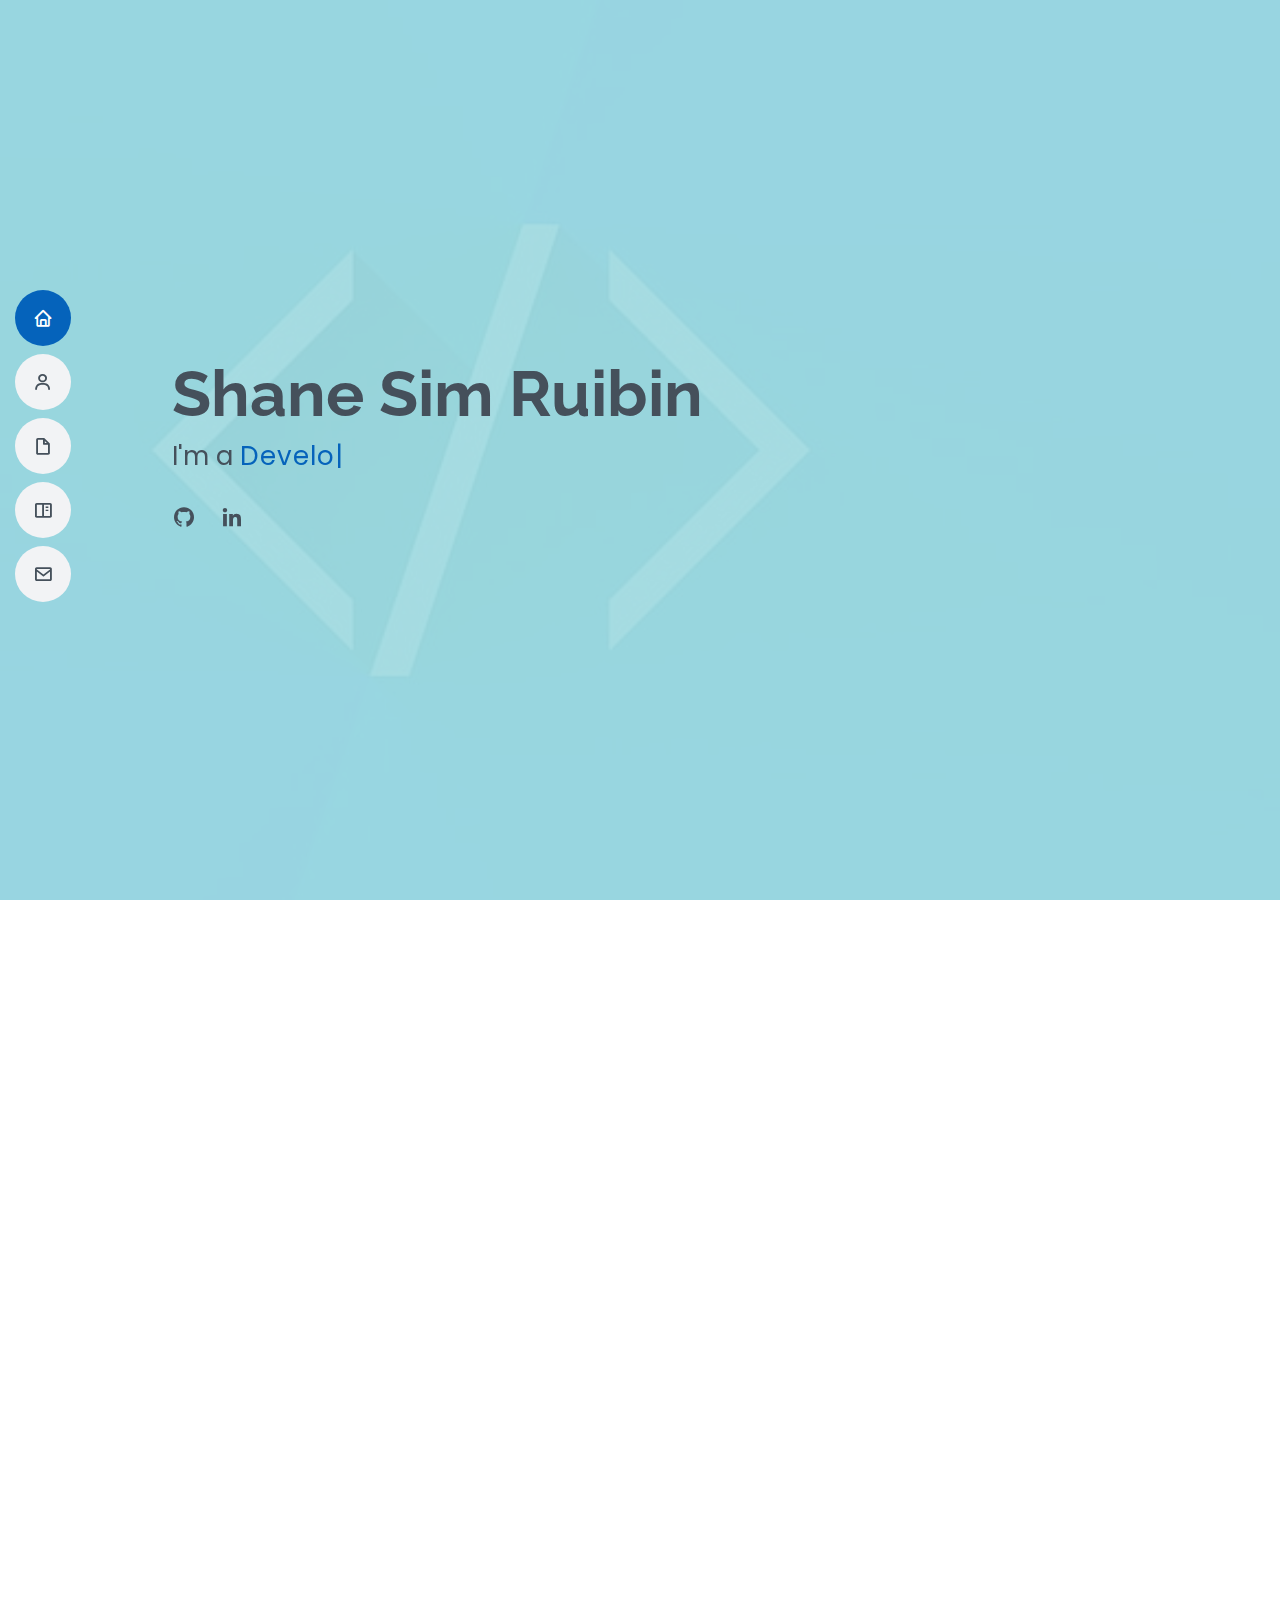
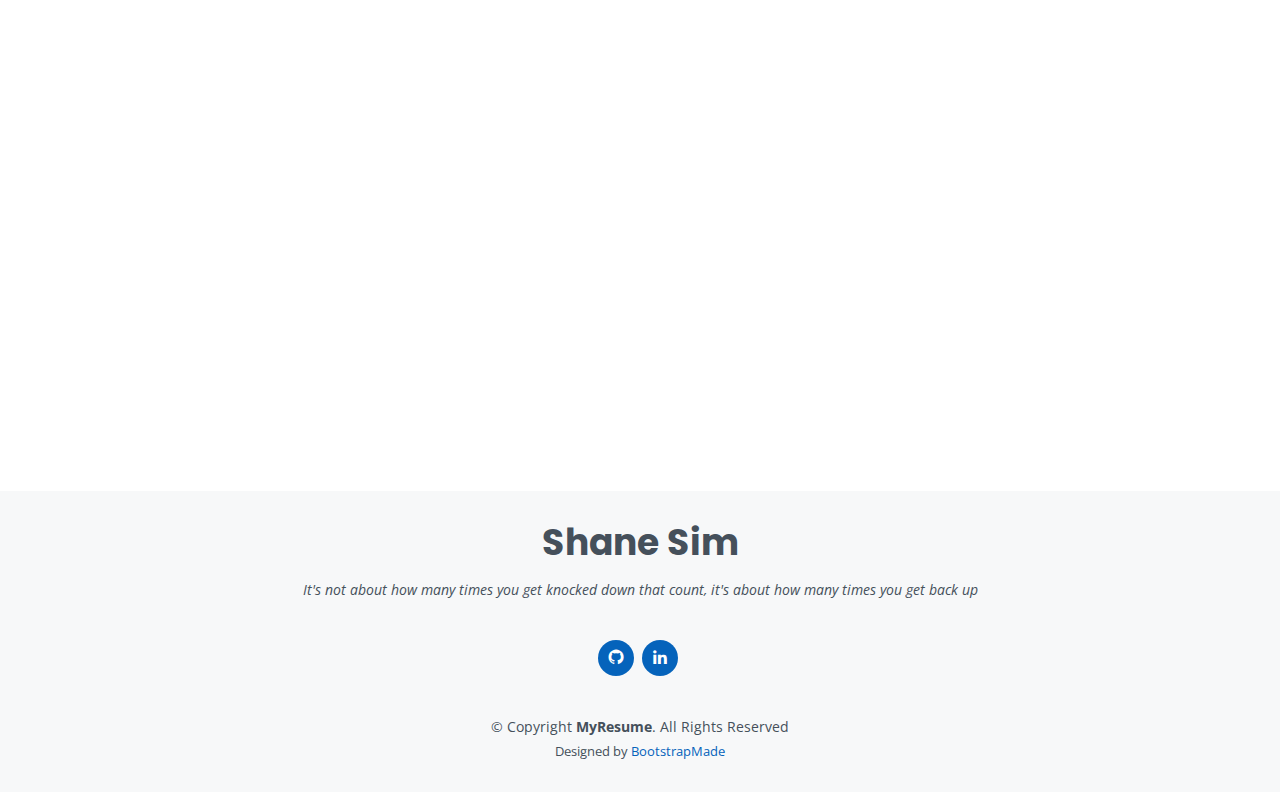
<file: index.html>
<!DOCTYPE html>
<html lang="en">

<head>
  <meta charset="utf-8">
  <meta content="width=device-width, initial-scale=1.0" name="viewport">

  <title>Sim Ruibin Resume</title>
  <meta content="" name="description">
  <meta content="" name="keywords">

  <!-- Favicons -->
<!--  <link href="assets/img/favicon.png" rel="icon">-->
<!--  <link href="assets/img/apple-touch-icon.png" rel="apple-touch-icon">-->

  <!-- Google Fonts -->
  <link href="https://fonts.googleapis.com/css?family=Open+Sans:300,300i,400,400i,600,600i,700,700i|Raleway:300,300i,400,400i,500,500i,600,600i,700,700i|Poppins:300,300i,400,400i,500,500i,600,600i,700,700i" rel="stylesheet">

  <!-- Vendor CSS Files -->
  <link href="assets/vendor/aos/aos.css" rel="stylesheet">
  <link href="assets/vendor/bootstrap/css/bootstrap.min.css" rel="stylesheet">
  <link href="assets/vendor/bootstrap-icons/bootstrap-icons.css" rel="stylesheet">
  <link href="assets/vendor/boxicons/css/boxicons.min.css" rel="stylesheet">
  <link href="assets/vendor/glightbox/css/glightbox.min.css" rel="stylesheet">
  <link href="assets/vendor/swiper/swiper-bundle.min.css" rel="stylesheet">

  <!-- Template Main CSS File -->
  <link href="assets/css/style.css" rel="stylesheet">

  <!-- =======================================================
  * Template Name: MyResume - v4.7.0
  * Template URL: https://bootstrapmade.com/free-html-bootstrap-template-my-resume/
  * Author: BootstrapMade.com
  * License: https://bootstrapmade.com/license/
  ======================================================== -->
</head>

<body>

  <!-- ======= Mobile nav toggle button ======= -->
  <!-- <button type="button" class="mobile-nav-toggle d-xl-none"><i class="bi bi-list mobile-nav-toggle"></i></button> -->
  <i class="bi bi-list mobile-nav-toggle d-xl-none"></i>
  <!-- ======= Header ======= -->
  <header id="header" class="d-flex flex-column justify-content-center">

    <nav id="navbar" class="navbar nav-menu">
      <ul>
        <li><a href="#hero" class="nav-link scrollto active"><i class="bx bx-home"></i> <span>Home</span></a></li>
        <li><a href="#about" class="nav-link scrollto"><i class="bx bx-user"></i> <span>About</span></a></li>
        <li><a href="#resume" class="nav-link scrollto"><i class="bx bx-file-blank"></i> <span>Resume</span></a></li>
        <li><a href="#portfolio" class="nav-link scrollto"><i class="bx bx-book-content"></i> <span>Portfolio</span></a></li>
        <li><a href="#contact" class="nav-link scrollto"><i class="bx bx-envelope"></i> <span>Contact</span></a></li>
      </ul>
    </nav><!-- .nav-menu -->

  </header><!-- End Header -->

  <!-- ======= Hero Section ======= -->
  <section id="hero" class="d-flex flex-column justify-content-center">
    <div class="container" data-aos="zoom-in" data-aos-delay="100">
      <h1>Shane Sim Ruibin</h1>
      <p>I'm a <span class="typed" data-typed-items="Developer, Problem Solver, Team Player"></span></p>
      <div class="social-links">
        <a href="https://github.com/rocked10" class="github"><i class="bx bxl-github"></i></a>
        <a href="https://www.linkedin.com/in/ruibin-sim-b11a881b6/" class="linkedin"><i class="bx bxl-linkedin"></i></a>
      </div>
    </div>
  </section><!-- End Hero -->

  <main id="main">

    <!-- ======= About Section ======= -->
    <section id="about" class="about">
      <div class="container" data-aos="fade-up">

        <div class="section-title">
          <h2>About Me<Menu></Menu></h2>
          <p>Hello! I'm Shane, a Business Analytics Student from the School of Computing in NUS.</p>
          <br>
          <p>My primary passion lies in software development, where I enjoy writing code that solves real world problems. </p>
          <br>
          <p>During my free time, I enjoy weightlifting and gaming!</p>
        </div>

        <div class="row">
          <div class="col-lg-4">
            <img src="assets\img\IMG-20191216-WA0003.jpg" class="img-fluid" alt="">
          </div>
          <div class="col-lg-8 pt-4 pt-lg-0 content">
            <h3>Student</h3>
            <p class="fst-italic">
              Year 3 Business Analytics Undergraduate from the National University of Singapore
            </p>
            <div class="row">
              <div class="col-lg-6">
                <ul>
                  <li><i class="bi bi-chevron-right"></i> <strong>Phone:</strong> <span>+65 83388705</span></li>
                  <li><i class="bi bi-chevron-right"></i> <strong>City:</strong> <span>Singapore</span></li>
                  <li><i class="bi bi-chevron-right"></i> <strong>Email:</strong> <span>sim_ruibin@u.nus.edu</span></li>
                </ul>
              </div>
              <div class="col-lg-6">
                <ul>
                  <li><i class="bi bi-chevron-right"></i> <strong>Age:</strong> <span>23</span></li>
                  <li><i class="bi bi-chevron-right"></i> <strong>Degree:</strong> <span>Undergraduate</span></li>
                </ul>
              </div>
            </div>
            <p>
            </p>
          </div>
        </div>

      </div>
    </section><!-- End About Section -->

    <!-- ======= Facts Section ======= -->
    <!-- <section id="facts" class="facts">
      <div class="container" data-aos="fade-up">

        <div class="section-title">
          <h2>Facts</h2>
          <p>Magnam dolores commodi suscipit. Necessitatibus eius consequatur ex aliquid fuga eum quidem. Sit sint consectetur velit. Quisquam quos quisquam cupiditate. Et nemo qui impedit suscipit alias ea. Quia fugiat sit in iste officiis commodi quidem hic quas.</p>
        </div>

        <div class="row">

          <div class="col-lg-3 col-md-6">
            <div class="count-box">
              <i class="bi bi-emoji-smile"></i>
              <span data-purecounter-start="0" data-purecounter-end="232" data-purecounter-duration="1" class="purecounter"></span>
              <p>Happy Clients</p>
            </div>
          </div>

          <div class="col-lg-3 col-md-6 mt-5 mt-md-0">
            <div class="count-box">
              <i class="bi bi-journal-richtext"></i>
              <span data-purecounter-start="0" data-purecounter-end="521" data-purecounter-duration="1" class="purecounter"></span>
              <p>Projects</p>
            </div>
          </div>

          <div class="col-lg-3 col-md-6 mt-5 mt-lg-0">
            <div class="count-box">
              <i class="bi bi-headset"></i>
              <span data-purecounter-start="0" data-purecounter-end="1463" data-purecounter-duration="1" class="purecounter"></span>
              <p>Hours Of Support</p>
            </div>
          </div>

          <div class="col-lg-3 col-md-6 mt-5 mt-lg-0">
            <div class="count-box">
              <i class="bi bi-award"></i>
              <span data-purecounter-start="0" data-purecounter-end="25" data-purecounter-duration="1" class="purecounter"></span>
              <p>Awards</p>
            </div>
          </div>

        </div>

      </div>
    </section>End Facts Section -->

    <!-- ======= Skills Section ======= -->
    <section id="skills" class="skills section-bg">
      <div class="container" data-aos="fade-up">

        <div class="section-title">
          <h2>Skills</h2>
          <p>Programming Languages</p>
        </div>

        <div class="row skills-content">

          <div class="col-lg-6">

            <div class="progress">
              <span class="skill">Java <i class="val">100%</i></span>
              <div class="progress-bar-wrap">
                <div class="progress-bar" role="progressbar" aria-valuenow="100" aria-valuemin="0" aria-valuemax="100"></div>
              </div>
            </div>

            <div class="progress">
              <span class="skill">JavaScript <i class="val">100%</i></span>
              <div class="progress-bar-wrap">
                <div class="progress-bar" role="progressbar" aria-valuenow="100" aria-valuemin="0" aria-valuemax="100"></div>
              </div>
            </div>

            <div class="progress">
              <span class="skill">R <i class="val">80%</i></span>
              <div class="progress-bar-wrap">
                <div class="progress-bar" role="progressbar" aria-valuenow="80" aria-valuemin="0" aria-valuemax="100"></div>
              </div>
            </div>

          </div>

          <div class="col-lg-6">

            <div class="progress">
              <span class="skill">Python <i class="val">100%</i></span>
              <div class="progress-bar-wrap">
                <div class="progress-bar" role="progressbar" aria-valuenow="100" aria-valuemin="0" aria-valuemax="100"></div>
              </div>
            </div>

            <div class="progress">
              <span class="skill">SQL <i class="val">90%</i></span>
              <div class="progress-bar-wrap">
                <div class="progress-bar" role="progressbar" aria-valuenow="90" aria-valuemin="0" aria-valuemax="100"></div>
              </div>
            </div>

            <!-- <div class="progress">
              <span class="skill">Photoshop <i class="val">55%</i></span>
              <div class="progress-bar-wrap">
                <div class="progress-bar" role="progressbar" aria-valuenow="55" aria-valuemin="0" aria-valuemax="100"></div>
              </div>
            </div> -->

          </div>

        </div>

        <div class="section-title">
          <p>Databases and Data Frameworks</p>
        </div>

        <div class="row skills-content">

          <div class="col-lg-6">
            <div class="progress">
              <span class="skill">MySQL <i class="val">90%</i></span>
              <div class="progress-bar-wrap">
                <div class="progress-bar" role="progressbar" aria-valuenow="90" aria-valuemin="0" aria-valuemax="100"></div>
              </div>
            </div>

            <div class="progress">
              <span class="skill">Nebula Graph <i class="val">90%</i></span>
              <div class="progress-bar-wrap">
                <div class="progress-bar" role="progressbar" aria-valuenow="90" aria-valuemin="0" aria-valuemax="100"></div>
              </div>
            </div>

          </div>

          <div class="col-lg-6">

            <div class="progress">
              <span class="skill">MyBatis <i class="val">90%</i></span>
              <div class="progress-bar-wrap">
                <div class="progress-bar" role="progressbar" aria-valuenow="90" aria-valuemin="0" aria-valuemax="100"></div>
              </div>
            </div>

            <div class="progress">
              <span class="skill">Spark <i class="val">90%</i></span>
              <div class="progress-bar-wrap">
                <div class="progress-bar" role="progressbar" aria-valuenow="90" aria-valuemin="0" aria-valuemax="100"></div>
              </div>
            </div>

          </div>

        </div>

        <div class="section-title">
          <p>Web Development</p>
        </div>

        <div class="row skills-content">

          <div class="col-lg-6">
            <div class="progress">
              <span class="skill">Spring Boot <i class="val">100%</i></span>
              <div class="progress-bar-wrap">
                <div class="progress-bar" role="progressbar" aria-valuenow="100" aria-valuemin="0" aria-valuemax="100"></div>
              </div>
            </div>

            <div class="progress">
              <span class="skill">Firebase <i class="val">100%</i></span>
              <div class="progress-bar-wrap">
                <div class="progress-bar" role="progressbar" aria-valuenow="100" aria-valuemin="0" aria-valuemax="100"></div>
              </div>
            </div>

            <div class="progress">
              <span class="skill">HTML <i class="val">100%</i></span>
              <div class="progress-bar-wrap">
                <div class="progress-bar" role="progressbar" aria-valuenow="100" aria-valuemin="0" aria-valuemax="100"></div>
              </div>
            </div>

            <div class="progress">
              <span class="skill">React.js <i class="val">80%</i></span>
              <div class="progress-bar-wrap">
                <div class="progress-bar" role="progressbar" aria-valuenow="80" aria-valuemin="0" aria-valuemax="100"></div>
              </div>
            </div>

          </div>

          <div class="col-lg-6">

            <div class="progress">
              <span class="skill">Express.js <i class="val">80%</i></span>
              <div class="progress-bar-wrap">
                <div class="progress-bar" role="progressbar" aria-valuenow="80" aria-valuemin="0" aria-valuemax="100"></div>
              </div>
            </div>

            <div class="progress">
              <span class="skill">CSS <i class="val">80%</i></span>
              <div class="progress-bar-wrap">
                <div class="progress-bar" role="progressbar" aria-valuenow="80" aria-valuemin="0" aria-valuemax="100"></div>
              </div>
            </div>

            <div class="progress">
              <span class="skill">Vue.js <i class="val">60%</i></span>
              <div class="progress-bar-wrap">
                <div class="progress-bar" role="progressbar" aria-valuenow="60" aria-valuemin="0" aria-valuemax="100"></div>
              </div>
            </div>

          </div>

        </div>

        <div class="section-title">
          <p>Mobile Development</p>
        </div>

        <div class="row skills-content">

          <div class="col-lg-6">

            <div class="progress">
              <span class="skill">React Native <i class="val">100%</i></span>
              <div class="progress-bar-wrap">
                <div class="progress-bar" role="progressbar" aria-valuenow="100" aria-valuemin="0" aria-valuemax="100"></div>
              </div>
            </div>

          </div>

        </div>

        <div class="section-title">
          <p>Others</p>
        </div>

        <div class="row skills-content">

          <div class="col-lg-6">

            <div class="progress">
              <span class="skill">Git / GitHub <i class="val">100%</i></span>
              <div class="progress-bar-wrap">
                <div class="progress-bar" role="progressbar" aria-valuenow="100" aria-valuemin="0" aria-valuemax="100"></div>
              </div>
            </div>

            <div class="progress">
              <span class="skill">Object Oriented Programming <i class="val">100%</i></span>
              <div class="progress-bar-wrap">
                <div class="progress-bar" role="progressbar" aria-valuenow="100" aria-valuemin="0" aria-valuemax="100"></div>
              </div>
            </div>

          </div>

          <div class="col-lg-6">

            <div class="progress">
              <span class="skill">Data Structures and Algorithms <i class="val">90%</i></span>
              <div class="progress-bar-wrap">
                <div class="progress-bar" role="progressbar" aria-valuenow="90" aria-valuemin="0" aria-valuemax="100"></div>
              </div>
            </div>

            <div class="progress">
              <span class="skill">Data Visualization <i class="val">70%</i></span>
              <div class="progress-bar-wrap">
                <div class="progress-bar" role="progressbar" aria-valuenow="70" aria-valuemin="0" aria-valuemax="100"></div>
              </div>
            </div>

          </div>

        </div>

      </div>
    </section><!-- End Skills Section -->

    <!-- ======= Resume Section ======= -->
    <section id="resume" class="resume">
      <div class="container" data-aos="fade-up">

        <div class="section-title">
          <h2>Resume</h2>
          <a href="assets/files/Sim Ruibin Resume.pdf" download>Download My CV</a>
        </div>

        <div class="row">
          <div class="col-lg-6">
            <h3 class="resume-title">Summary</h3>
            <div class="resume-item pb-0">
              <h4>Sim Ruibin</h4>
              <p><em>Self-driven business analytics student seeking internship opportunities in software engineering. Keen in honing programming and analytical skills; eager to learn new skills to contribute to an organization’s technological needs</em></p>
              <ul>
                <li>Singapore</li>
                <li>+65 83388705</li>
                <li>sim_ruibin@u.nus.edu</li>
                <li>Internship Availability: From 01/07/2023</li>
              </ul>
            </div>

            <h3 class="resume-title">Education</h3>
            <div class="resume-item">
              <h4>Bachelor of Science in Business Analytics (Honors)</h4>
              <h5>2020 - 2024</h5>
              <p><em>National University of Singapore</em></p>
              <ul>
                <li>BT2102 - Data Management and Visualization</li>
                <li>CS2030 - Programming Methodology II</li>
                <li>CS2040 - Data Structures and Algorithms</li>
                <li>CS2105 - Introduction to Computer Networks</li>
              </ul>
            </div>
          </div>
          <div class="col-lg-6">
            <h3 class="resume-title">Work Experience</h3>
            <div class="resume-item">
              <h4>Big Data Engineer (Internship)</h4>
              <h5>May 2022 - Present</h5>
              <p><em>Bybit</em></p>
              <ul>
                <li>Collaborated with other developers to implement the backend system of a metadata application using Spring Boot Framework</li>
                <li>Developed APIs for different modules as per requirements</li>
                <li>Developed and implemented a data lineage system that shows the flow of data between data sources using Nebula Graph</li>
                <li>Designed and developed a data ETL pipeline architecture to extract data lineage metadata from FanRuan FineBI</li>
                <li>Built a data ETL pipeline using Spark to write data from MySQL into Nebula Graph, automated daily using Spring Boot</li>
                <li>Performed unit and integration testing on the Service and Controller layer using Spring Boot Test and Junit to ensure APIs function correctly</li>
              </ul>
            </div>
          </div>
          <!-- <div class="col-lg-6">
            <h3 class="resume-title">Work Experience</h3>
            <div class="resume-item">
              <h4>Military Police Specialist</h4>
              <h5>2018 - 2020</h5>
              <p><em>Singapore Armed Forces</em></p>
              <ul>
                <li>Conducted on job training and orientation for new specialists and troopers on air base security daily operations</li>
                <li>Collaborated with DSTA and led a team to operate dron catching technology to defend Singapore's airspace during Singapore Air Show </li>
                <li>Developed a system to increase efficiency in duty rostering using Microsoft Excel</li>
                <li>Examined logbook records to ensure no errors were present in preparation for Air Force Annual Audit</li>
              </ul>
            </div>
          </div> -->
        </div>

      </div>
    </section><!-- End Resume Section -->

    <!-- ======= Portfolio Section ======= -->
    <section id="portfolio" class="portfolio section-bg">
      <div class="container" data-aos="fade-up">

        <div class="section-title">
          <h2>My Projects</h2>
        </div>

        <div class="row">
          <div class="col-lg-12 d-flex justify-content-center" data-aos="fade-up" data-aos-delay="100">
            <ul id="portfolio-flters">
              <li data-filter="*" class="filter-active">All</li>
              <li data-filter=".filter-app">Mobile</li>
              <li data-filter=".filter-web">Web</li>
            </ul>
          </div>
        </div>

        <div class="row portfolio-container" data-aos="fade-up" data-aos-delay="200">

          <div class="col-lg-4 col-md-6 portfolio-item filter-app">
            <div class="portfolio-wrap">
              <img src="assets/img/portfolio/LiftLogo-trimmy-trimmy.png" class="img-fluid" alt="">
              <div class="portfolio-info">
                <h4>Lift</h4>
                <p>Fitness Mobile Application</p>
                <div class="portfolio-links">
                  <a href="assets/img/portfolio/LiftLogo-trimmy-trimmy.png" data-gallery="portfolioGallery" class="portfolio-lightbox" title="Lift"><i class="bx bx-plus"></i></a>
                  <a href="portfolio-details.html" class="portfolio-details-lightbox" data-glightbox="type: external" title="Application Details"><i class="bx bx-link"></i></a>
                </div>
              </div>
            </div>
          </div>

          <!-- <div class="col-lg-4 col-md-6 portfolio-item filter-web">
            <div class="portfolio-wrap">
              <img src="assets/img/portfolio/portfolio-9.jpg" class="img-fluid" alt="">
              <div class="portfolio-info">
                <h4>Web 3</h4>
                <p>Web</p>
                <div class="portfolio-links">
                  <a href="assets/img/portfolio/portfolio-9.jpg" data-gallery="portfolioGallery" class="portfolio-lightbox" title="Web 3"><i class="bx bx-plus"></i></a>
                  <a href="portfolio-details.html" class="portfolio-details-lightbox" data-glightbox="type: external" title="Portfolio Details"><i class="bx bx-link"></i></a>
                </div>
              </div>
            </div>
          </div> -->

        </div>

      </div>
    </section><!-- End Portfolio Section -->

    <!-- ======= Services Section ======= -->
    <!-- <section id="services" class="services">
      <div class="container" data-aos="fade-up">

        <div class="section-title">
          <h2>Services</h2>
          <p>Magnam dolores commodi suscipit. Necessitatibus eius consequatur ex aliquid fuga eum quidem. Sit sint consectetur velit. Quisquam quos quisquam cupiditate. Et nemo qui impedit suscipit alias ea. Quia fugiat sit in iste officiis commodi quidem hic quas.</p>
        </div>

        <div class="row">

          <div class="col-lg-4 col-md-6 d-flex align-items-stretch" data-aos="zoom-in" data-aos-delay="100">
            <div class="icon-box iconbox-blue">
              <div class="icon">
                <svg width="100" height="100" viewBox="0 0 600 600" xmlns="http://www.w3.org/2000/svg">
                  <path stroke="none" stroke-width="0" fill="#f5f5f5" d="M300,521.0016835830174C376.1290562159157,517.8887921683347,466.0731472004068,529.7835943286574,510.70327084640275,468.03025145048787C554.3714126377745,407.6079735673963,508.03601936045806,328.9844924480964,491.2728898941984,256.3432110539036C474.5976632858925,184.082847569629,479.9380746630129,96.60480741107993,416.23090153303,58.64404602377083C348.86323505073057,18.502131276798302,261.93793281208167,40.57373210992963,193.5410806939664,78.93577620505333C130.42746243093433,114.334589627462,98.30271207620316,179.96522072025542,76.75703585869454,249.04625023123273C51.97151888228291,328.5150500222984,13.704378332031375,421.85034740162234,66.52175969318436,486.19268352777647C119.04800174914682,550.1803526380478,217.28368757567262,524.383925680826,300,521.0016835830174"></path>
                </svg>
                <i class="bx bxl-dribbble"></i>
              </div>
              <h4><a href="">Lorem Ipsum</a></h4>
              <p>Voluptatum deleniti atque corrupti quos dolores et quas molestias excepturi</p>
            </div>
          </div>

          <div class="col-lg-4 col-md-6 d-flex align-items-stretch mt-4 mt-md-0" data-aos="zoom-in" data-aos-delay="200">
            <div class="icon-box iconbox-orange ">
              <div class="icon">
                <svg width="100" height="100" viewBox="0 0 600 600" xmlns="http://www.w3.org/2000/svg">
                  <path stroke="none" stroke-width="0" fill="#f5f5f5" d="M300,582.0697525312426C382.5290701553225,586.8405444964366,449.9789794690241,525.3245884688669,502.5850820975895,461.55621195738473C556.606425686781,396.0723002908107,615.8543463187945,314.28637112970534,586.6730223649479,234.56875336149918C558.9533121215079,158.8439757836574,454.9685369536778,164.00468322053177,381.49747125262974,130.76875717737553C312.15926192815925,99.40240125094834,248.97055460311594,18.661163978235184,179.8680185752513,50.54337015887873C110.5421016452524,82.52863877960104,119.82277516462835,180.83849132639028,109.12597500060166,256.43424936330496C100.08760227029461,320.3096726198365,92.17705696193138,384.0621239912766,124.79988738764834,439.7174275375508C164.83382741302287,508.01625554203684,220.96474134820875,577.5009287672846,300,582.0697525312426"></path>
                </svg>
                <i class="bx bx-file"></i>
              </div>
              <h4><a href="">Sed Perspiciatis</a></h4>
              <p>Duis aute irure dolor in reprehenderit in voluptate velit esse cillum dolore</p>
            </div>
          </div>

          <div class="col-lg-4 col-md-6 d-flex align-items-stretch mt-4 mt-lg-0" data-aos="zoom-in" data-aos-delay="300">
            <div class="icon-box iconbox-pink">
              <div class="icon">
                <svg width="100" height="100" viewBox="0 0 600 600" xmlns="http://www.w3.org/2000/svg">
                  <path stroke="none" stroke-width="0" fill="#f5f5f5" d="M300,541.5067337569781C382.14930387511276,545.0595476570109,479.8736841581634,548.3450877840088,526.4010558755058,480.5488172755941C571.5218469581645,414.80211281144784,517.5187510058486,332.0715597781072,496.52539010469104,255.14436215662573C477.37192572678356,184.95920475031193,473.57363656557914,105.61284051026155,413.0603344069578,65.22779650032875C343.27470386102294,18.654635553484475,251.2091493199835,5.337323636656869,175.0934190732945,40.62881213300186C97.87086631185822,76.43348514350839,51.98124368387456,156.15599469081315,36.44837278890362,239.84606092416172C21.716077023791087,319.22268207091537,43.775223500013084,401.1760424656574,96.891909868211,461.97329694683043C147.22146801428983,519.5804099606455,223.5754009179313,538.201503339737,300,541.5067337569781"></path>
                </svg>
                <i class="bx bx-tachometer"></i>
              </div>
              <h4><a href="">Magni Dolores</a></h4>
              <p>Excepteur sint occaecat cupidatat non proident, sunt in culpa qui officia</p>
            </div>
          </div>

          <div class="col-lg-4 col-md-6 d-flex align-items-stretch mt-4" data-aos="zoom-in" data-aos-delay="100">
            <div class="icon-box iconbox-yellow">
              <div class="icon">
                <svg width="100" height="100" viewBox="0 0 600 600" xmlns="http://www.w3.org/2000/svg">
                  <path stroke="none" stroke-width="0" fill="#f5f5f5" d="M300,503.46388370962813C374.79870501325706,506.71871716319447,464.8034551963731,527.1746412648533,510.4981551193396,467.86667711651364C555.9287308511215,408.9015244558933,512.6030010748507,327.5744911775523,490.211057578863,256.5855673507754C471.097692560561,195.9906835881958,447.69079081568157,138.11976852964426,395.19560036434837,102.3242989838813C329.3053358748298,57.3949838291264,248.02791733380457,8.279543830951368,175.87071277845988,42.242879143198664C103.41431057327972,76.34704239035025,93.79494320519305,170.9812938413882,81.28167332365135,250.07896920659033C70.17666984294237,320.27484674793965,64.84698225790005,396.69656628748305,111.28512138212992,450.4950937839243C156.20124167950087,502.5303643271138,231.32542653798444,500.4755392045468,300,503.46388370962813"></path>
                </svg>
                <i class="bx bx-layer"></i>
              </div>
              <h4><a href="">Nemo Enim</a></h4>
              <p>At vero eos et accusamus et iusto odio dignissimos ducimus qui blanditiis</p>
            </div>
          </div>

          <div class="col-lg-4 col-md-6 d-flex align-items-stretch mt-4" data-aos="zoom-in" data-aos-delay="200">
            <div class="icon-box iconbox-red">
              <div class="icon">
                <svg width="100" height="100" viewBox="0 0 600 600" xmlns="http://www.w3.org/2000/svg">
                  <path stroke="none" stroke-width="0" fill="#f5f5f5" d="M300,532.3542879108572C369.38199826031484,532.3153073249985,429.10787420159085,491.63046689027357,474.5244479745417,439.17860296908856C522.8885846962883,383.3225815378663,569.1668002868075,314.3205725914397,550.7432151929288,242.7694973846089C532.6665558377875,172.5657663291529,456.2379748765914,142.6223662098291,390.3689995646985,112.34683881706744C326.66090330228417,83.06452184765237,258.84405631176094,53.51806209861945,193.32584062364296,78.48882559362697C121.61183558270385,105.82097193414197,62.805066853699245,167.19869350419734,48.57481801355237,242.6138429142374C34.843463184063346,315.3850353017275,76.69343916112496,383.4422959591041,125.22947124332185,439.3748458443577C170.7312796277747,491.8107796887764,230.57421082200815,532.3932930995766,300,532.3542879108572"></path>
                </svg>
                <i class="bx bx-slideshow"></i>
              </div>
              <h4><a href="">Dele Cardo</a></h4>
              <p>Quis consequatur saepe eligendi voluptatem consequatur dolor consequuntur</p>
            </div>
          </div>

          <div class="col-lg-4 col-md-6 d-flex align-items-stretch mt-4" data-aos="zoom-in" data-aos-delay="300">
            <div class="icon-box iconbox-teal">
              <div class="icon">
                <svg width="100" height="100" viewBox="0 0 600 600" xmlns="http://www.w3.org/2000/svg">
                  <path stroke="none" stroke-width="0" fill="#f5f5f5" d="M300,566.797414625762C385.7384707136149,576.1784315230908,478.7894351017131,552.8928747891023,531.9192734346935,484.94944893311C584.6109503024035,417.5663521118492,582.489472248146,322.67544863468447,553.9536738515405,242.03673114598146C529.1557734026468,171.96086150256528,465.24506316201064,127.66468636344209,395.9583748389544,100.7403814666027C334.2173773831606,76.7482773500951,269.4350130405921,84.62216499799875,207.1952322260088,107.2889140133804C132.92018162631612,134.33871894543012,41.79353780512637,160.00259165414826,22.644507872594943,236.69541883565114C3.319112789854554,314.0945973066697,72.72355303640163,379.243833228382,124.04198916343866,440.3218312028393C172.9286146004772,498.5055451809895,224.45579914871206,558.5317968840102,300,566.797414625762"></path>
                </svg>
                <i class="bx bx-arch"></i>
              </div>
              <h4><a href="">Divera Don</a></h4>
              <p>Modi nostrum vel laborum. Porro fugit error sit minus sapiente sit aspernatur</p>
            </div>
          </div>

        </div>

      </div>
    </section>End Services Section -->

    <!-- ======= Testimonials Section ======= -->
    <!-- <section id="testimonials" class="testimonials section-bg">
      <div class="container" data-aos="fade-up">

        <div class="section-title">
          <h2>Testimonials</h2>
        </div>

        <div class="testimonials-slider swiper" data-aos="fade-up" data-aos-delay="100">
          <div class="swiper-wrapper">

            <div class="swiper-slide">
              <div class="testimonial-item">
                <img src="assets/img/testimonials/testimonials-1.jpg" class="testimonial-img" alt="">
                <h3>Saul Goodman</h3>
                <h4>Ceo &amp; Founder</h4>
                <p>
                  <i class="bx bxs-quote-alt-left quote-icon-left"></i>
                  Proin iaculis purus consequat sem cure digni ssim donec porttitora entum suscipit rhoncus. Accusantium quam, ultricies eget id, aliquam eget nibh et. Maecen aliquam, risus at semper.
                  <i class="bx bxs-quote-alt-right quote-icon-right"></i>
                </p>
              </div>
            </div>End testimonial item -->

            <!-- <div class="swiper-slide">
              <div class="testimonial-item">
                <img src="assets/img/testimonials/testimonials-2.jpg" class="testimonial-img" alt="">
                <h3>Sara Wilsson</h3>
                <h4>Designer</h4>
                <p>
                  <i class="bx bxs-quote-alt-left quote-icon-left"></i>
                  Export tempor illum tamen malis malis eram quae irure esse labore quem cillum quid cillum eram malis quorum velit fore eram velit sunt aliqua noster fugiat irure amet legam anim culpa.
                  <i class="bx bxs-quote-alt-right quote-icon-right"></i>
                </p>
              </div>
            </div>End testimonial item -->

            <!-- <div class="swiper-slide">
              <div class="testimonial-item">
                <img src="assets/img/testimonials/testimonials-3.jpg" class="testimonial-img" alt="">
                <h3>Jena Karlis</h3>
                <h4>Store Owner</h4>
                <p>
                  <i class="bx bxs-quote-alt-left quote-icon-left"></i>
                  Enim nisi quem export duis labore cillum quae magna enim sint quorum nulla quem veniam duis minim tempor labore quem eram duis noster aute amet eram fore quis sint minim.
                  <i class="bx bxs-quote-alt-right quote-icon-right"></i>
                </p>
              </div>
            </div>End testimonial item -->

            <!-- <div class="swiper-slide">
              <div class="testimonial-item">
                <img src="assets/img/testimonials/testimonials-4.jpg" class="testimonial-img" alt="">
                <h3>Matt Brandon</h3>
                <h4>Freelancer</h4>
                <p>
                  <i class="bx bxs-quote-alt-left quote-icon-left"></i>
                  Fugiat enim eram quae cillum dolore dolor amet nulla culpa multos export minim fugiat minim velit minim dolor enim duis veniam ipsum anim magna sunt elit fore quem dolore labore illum veniam.
                  <i class="bx bxs-quote-alt-right quote-icon-right"></i>
                </p>
              </div>
            </div>End testimonial item -->

            <!-- <div class="swiper-slide">
              <div class="testimonial-item">
                <img src="assets/img/testimonials/testimonials-5.jpg" class="testimonial-img" alt="">
                <h3>John Larson</h3>
                <h4>Entrepreneur</h4>
                <p>
                  <i class="bx bxs-quote-alt-left quote-icon-left"></i>
                  Quis quorum aliqua sint quem legam fore sunt eram irure aliqua veniam tempor noster veniam enim culpa labore duis sunt culpa nulla illum cillum fugiat legam esse veniam culpa fore nisi cillum quid.
                  <i class="bx bxs-quote-alt-right quote-icon-right"></i>
                </p>
              </div>
            </div>End testimonial item -->

          <!-- </div> -->
          <!-- <div class="swiper-pagination"></div> -->
        <!-- </div> -->

      <!-- </div> -->
    </section><!-- End Testimonials Section -->

    <!-- ======= Contact Section ======= -->
    <section id="contact" class="contact">
      <div class="container" data-aos="fade-up">

        <div class="section-title">
          <h2>Contact</h2>
        </div>

        <div class="row mt-1">

          <div class="col-lg-4" >
            <div class="info">
              <div class="address">
                <i class="bi bi-geo-alt"></i>
                <h4>Location:</h4>
                <p>Singapore</p>
              </div>

              <div class="email">
                <i class="bi bi-envelope"></i>
                <h4>Email:</h4>
                <p>sim_ruibin@u.nus.edu</p>
              </div>

              <div class="phone">
                <i class="bi bi-phone"></i>
                <h4>Call:</h4>
                <p>+65 83388705</p>
              </div>

            </div>

          </div>

<!--          <div class="col-lg-8 mt-5 mt-lg-0">-->

<!--            <form action="forms/contact.php" method="post" role="form" class="php-email-form">-->
<!--              <div class="row">-->
<!--                <div class="col-md-6 form-group">-->
<!--                  <input type="text" name="name" class="form-control" id="name" placeholder="Your Name" required>-->
<!--                </div>-->
<!--                <div class="col-md-6 form-group mt-3 mt-md-0">-->
<!--                  <input type="email" class="form-control" name="email" id="email" placeholder="Your Email" required>-->
<!--                </div>-->
<!--              </div>-->
<!--              <div class="form-group mt-3">-->
<!--                <input type="text" class="form-control" name="subject" id="subject" placeholder="Subject" required>-->
<!--              </div>-->
<!--              <div class="form-group mt-3">-->
<!--                <textarea class="form-control" name="message" rows="5" placeholder="Message" required></textarea>-->
<!--              </div>-->
<!--              <div class="my-3">-->
<!--                <div class="loading">Loading</div>-->
<!--                <div class="error-message"></div>-->
<!--                <div class="sent-message">Your message has been sent. Thank you!</div>-->
<!--              </div>-->
<!--              <div class="text-center"><button type="submit">Send Message</button></div>-->
<!--            </form>-->

<!--          </div>-->

        </div>

      </div>
    </section><!-- End Contact Section -->

  </main><!-- End #main -->

  <!-- ======= Footer ======= -->
  <footer id="footer">
    <div class="container">
      <h3>Shane Sim</h3>
      <p>It's not about how many times you get knocked down that count, it's about how many times you get back up</p>
      <div class="social-links">
        <a href="https://github.com/rocked10" class="github"><i class="bx bxl-github"></i></a>
        <a href="https://www.linkedin.com/in/ruibin-sim-b11a881b6/" class="linkedin"><i class="bx bxl-linkedin"></i></a>
      </div>
      <div class="copyright">
        &copy; Copyright <strong><span>MyResume</span></strong>. All Rights Reserved
      </div>
      <div class="credits">
        <!-- All the links in the footer should remain intact. -->
        <!-- You can delete the links only if you purchased the pro version. -->
        <!-- Licensing information: [license-url] -->
        <!-- Purchase the pro version with working PHP/AJAX contact form: https://bootstrapmade.com/free-html-bootstrap-template-my-resume/ -->
        Designed by <a href="https://bootstrapmade.com/">BootstrapMade</a>
      </div>
    </div>
  </footer><!-- End Footer -->

  <div id="preloader"></div>
  <a href="#" class="back-to-top d-flex align-items-center justify-content-center"><i class="bi bi-arrow-up-short"></i></a>

  <!-- Vendor JS Files -->
  <script src="assets/vendor/purecounter/purecounter.js"></script>
  <script src="assets/vendor/aos/aos.js"></script>
  <script src="assets/vendor/bootstrap/js/bootstrap.bundle.min.js"></script>
  <script src="assets/vendor/glightbox/js/glightbox.min.js"></script>
  <script src="assets/vendor/isotope-layout/isotope.pkgd.min.js"></script>
  <script src="assets/vendor/swiper/swiper-bundle.min.js"></script>
  <script src="assets/vendor/typed.js/typed.min.js"></script>
  <script src="assets/vendor/waypoints/noframework.waypoints.js"></script>
  <script src="assets/vendor/php-email-form/validate.js"></script>

  <!-- Template Main JS File -->
  <script src="assets/js/main.js"></script>

</body>

</html>
</file>
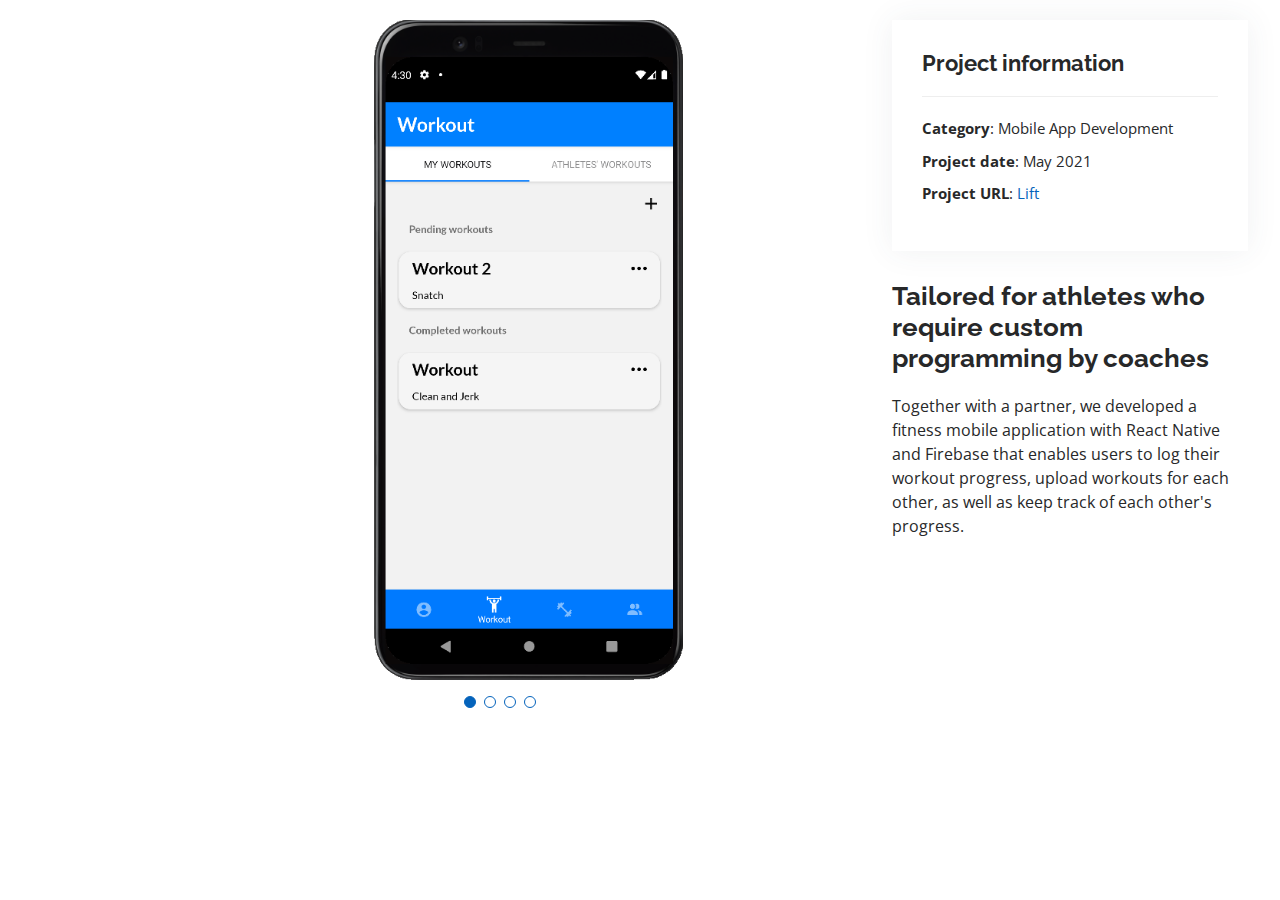
<file: portfolio-details.html>
<!DOCTYPE html>
<html lang="en">

<head>
  <meta charset="utf-8">
  <meta content="width=device-width, initial-scale=1.0" name="viewport">

  <title>Portfolio Details - Personal Bootstrap Template</title>
  <meta content="" name="description">
  <meta content="" name="keywords">

  <!-- Favicons -->
  <link href="assets/img/favicon.png" rel="icon">
  <link href="assets/img/apple-touch-icon.png" rel="apple-touch-icon">

  <!-- Google Fonts -->
  <link href="https://fonts.googleapis.com/css?family=Open+Sans:300,300i,400,400i,600,600i,700,700i|Raleway:300,300i,400,400i,500,500i,600,600i,700,700i|Poppins:300,300i,400,400i,500,500i,600,600i,700,700i" rel="stylesheet">

  <!-- Vendor CSS Files -->
  <link href="assets/vendor/aos/aos.css" rel="stylesheet">
  <link href="assets/vendor/bootstrap/css/bootstrap.min.css" rel="stylesheet">
  <link href="assets/vendor/bootstrap-icons/bootstrap-icons.css" rel="stylesheet">
  <link href="assets/vendor/boxicons/css/boxicons.min.css" rel="stylesheet">
  <link href="assets/vendor/glightbox/css/glightbox.min.css" rel="stylesheet">
  <link href="assets/vendor/swiper/swiper-bundle.min.css" rel="stylesheet">

  <!-- Template Main CSS File -->
  <link href="assets/css/style.css" rel="stylesheet">

  <!-- =======================================================
  * Template Name: MyResume - v4.7.0
  * Template URL: https://bootstrapmade.com/free-html-bootstrap-template-my-resume/
  * Author: BootstrapMade.com
  * License: https://bootstrapmade.com/license/
  ======================================================== -->
</head>

<body>

  <main id="main">

    <!-- ======= Portfolio Details Section ======= -->
    <section id="portfolio-details" class="portfolio-details">
      <div class="container">

        <div class="row gy-4">

          <div class="col-lg-8">
            <div class="portfolio-details-slider swiper">
              <div class="swiper-wrapper align-items-center">

                <div class="swiper-slide">
                  <img src="assets/img/portfolio/portfolio-details-1.png" alt="">
                </div>

                <div class="swiper-slide">
                  <img src="assets/img/portfolio/portfolio-details-2.png" alt="">
                </div>

                <div class="swiper-slide">
                  <img src="assets/img/portfolio/portfolio-details-3.png" alt="">
                </div>

                <div class="swiper-slide">
                  <img src="assets/img/portfolio/portfolio-details-4.png" alt="">
                </div>

              </div>
              <div class="swiper-pagination"></div>
            </div>
          </div>

          <div class="col-lg-4">
            <div class="portfolio-info">
              <h3>Project information</h3>
              <ul>
                <li><strong>Category</strong>: Mobile App Development</li>
                <li><strong>Project date</strong>: May 2021</li>
                <li><strong>Project URL</strong>: <a href="https://docs.google.com/document/d/1NG7V4MuyMoPu79OGVTGh3f32QJ7f4nFm/edit">Lift</a></li>
              </ul>
            </div>
            <div class="portfolio-description">
              <h2>Tailored for athletes who require custom programming by coaches</h2>
              <p>
                Together with a partner, we developed a fitness mobile application with React Native and Firebase that enables users to log their workout progress, upload workouts for each other, as well as keep track of each other's progress.
              </p>
            </div>
          </div>

        </div>

      </div>
    </section><!-- End Portfolio Details Section -->

  </main><!-- End #main -->

  <div id="preloader"></div>
  <a href="#" class="back-to-top d-flex align-items-center justify-content-center"><i class="bi bi-arrow-up-short"></i></a>

  <!-- Vendor JS Files -->
  <script src="assets/vendor/purecounter/purecounter.js"></script>
  <script src="assets/vendor/aos/aos.js"></script>
  <script src="assets/vendor/bootstrap/js/bootstrap.bundle.min.js"></script>
  <script src="assets/vendor/glightbox/js/glightbox.min.js"></script>
  <script src="assets/vendor/isotope-layout/isotope.pkgd.min.js"></script>
  <script src="assets/vendor/swiper/swiper-bundle.min.js"></script>
  <script src="assets/vendor/typed.js/typed.min.js"></script>
  <script src="assets/vendor/waypoints/noframework.waypoints.js"></script>
  <script src="assets/vendor/php-email-form/validate.js"></script>

  <!-- Template Main JS File -->
  <script src="assets/js/main.js"></script>

</body>

</html>
</file>
<file: assets/css/style.css>
/**
* Template Name: MyResume - v4.7.0
* Template URL: https://bootstrapmade.com/free-html-bootstrap-template-my-resume/
* Author: BootstrapMade.com
* License: https://bootstrapmade.com/license/
*/

/*--------------------------------------------------------------
# General
--------------------------------------------------------------*/
body {
  font-family: "Open Sans", sans-serif;
  color: #272829;
}

a {
  color: #0563bb;
  text-decoration: none;
}

a:hover {
  color: #067ded;
  text-decoration: none;
}

h1, h2, h3, h4, h5, h6 {
  font-family: "Raleway", sans-serif;
}

/*--------------------------------------------------------------
# Back to top button
--------------------------------------------------------------*/
.back-to-top {
  position: fixed;
  visibility: hidden;
  opacity: 0;
  right: 15px;
  bottom: 15px;
  z-index: 996;
  background: #0563bb;
  width: 40px;
  height: 40px;
  border-radius: 50px;
  transition: all 0.4s;
}
.back-to-top i {
  font-size: 28px;
  color: #fff;
  line-height: 0;
}
.back-to-top:hover {
  background: #0678e3;
  color: #fff;
}
.back-to-top.active {
  visibility: visible;
  opacity: 1;
}

/*--------------------------------------------------------------
# Preloader
--------------------------------------------------------------*/
#preloader {
  position: fixed;
  top: 0;
  left: 0;
  right: 0;
  bottom: 0;
  z-index: 9999;
  overflow: hidden;
  background: #fff;
}

#preloader:before {
  content: "";
  position: fixed;
  top: calc(50% - 30px);
  left: calc(50% - 30px);
  border: 6px solid #0563bb;
  border-top-color: #fff;
  border-bottom-color: #fff;
  border-radius: 50%;
  width: 60px;
  height: 60px;
  -webkit-animation: animate-preloader 1s linear infinite;
  animation: animate-preloader 1s linear infinite;
}

@-webkit-keyframes animate-preloader {
  0% {
    transform: rotate(0deg);
  }
  100% {
    transform: rotate(360deg);
  }
}

@keyframes animate-preloader {
  0% {
    transform: rotate(0deg);
  }
  100% {
    transform: rotate(360deg);
  }
}
/*--------------------------------------------------------------
# Disable aos animation delay on mobile devices
--------------------------------------------------------------*/
@media screen and (max-width: 768px) {
  [data-aos-delay] {
    transition-delay: 0 !important;
  }
}
/*--------------------------------------------------------------
# Header
--------------------------------------------------------------*/
#header {
  position: fixed;
  top: 0;
  left: 0;
  bottom: 0;
  z-index: 9997;
  transition: all 0.5s;
  padding: 15px;
  overflow-y: auto;
}
@media (max-width: 992px) {
  #header {
    width: 300px;
    background: #fff;
    border-right: 1px solid #e6e9ec;
    left: -300px;
  }
}

@media (min-width: 992px) {
  #main {
    margin-left: 100px;
  }
}
/*--------------------------------------------------------------
# Navigation Menu
--------------------------------------------------------------*/
/**
* Desktop Navigation 
*/
.nav-menu {
  padding: 0;
  display: block;
}
.nav-menu * {
  margin: 0;
  padding: 0;
  list-style: none;
}
.nav-menu > ul > li {
  position: relative;
  white-space: nowrap;
}
.nav-menu a, .nav-menu a:focus {
  display: flex;
  align-items: center;
  color: #45505b;
  padding: 10px 18px;
  margin-bottom: 8px;
  transition: 0.3s;
  font-size: 15px;
  border-radius: 50px;
  background: #f2f3f5;
  height: 56px;
  width: 100%;
  overflow: hidden;
  transition: 0.3s;
}
.nav-menu a i, .nav-menu a:focus i {
  font-size: 20px;
}
.nav-menu a span, .nav-menu a:focus span {
  padding: 0 5px 0 7px;
  color: #45505b;
}
@media (min-width: 992px) {
  .nav-menu a, .nav-menu a:focus {
    width: 56px;
  }
  .nav-menu a span, .nav-menu a:focus span {
    display: none;
    color: #fff;
  }
}
.nav-menu a:hover, .nav-menu .active, .nav-menu .active:focus, .nav-menu li:hover > a {
  color: #fff;
  background: #0563bb;
}
.nav-menu a:hover span, .nav-menu .active span, .nav-menu .active:focus span, .nav-menu li:hover > a span {
  color: #fff;
}
.nav-menu a:hover, .nav-menu li:hover > a {
  width: 100%;
  color: #fff;
}
.nav-menu a:hover span, .nav-menu li:hover > a span {
  display: block;
}

/**
* Mobile Navigation 
*/
.mobile-nav-toggle {
  position: fixed;
  right: 10px;
  top: 10px;
  z-index: 9998;
  border: 0;
  background: none;
  font-size: 28px;
  transition: all 0.4s;
  outline: none !important;
  line-height: 0;
  cursor: pointer;
  border-radius: 50px;
  padding: 5px;
}
.mobile-nav-toggle i {
  color: #45505b;
}

.mobile-nav-active {
  overflow: hidden;
}
.mobile-nav-active #header {
  left: 0;
}
.mobile-nav-active .mobile-nav-toggle {
  color: #fff;
  background-color: #0563bb;
}

/*--------------------------------------------------------------
# Hero Section
--------------------------------------------------------------*/
#hero {
  width: 100%;
  height: 100vh;
  background: url("../img/programming-simplicity-blue-code-wallpaper-preview.jpg") top right no-repeat;
  background-size: cover;
  position: relative;
}
@media (min-width: 992px) {
  #hero {
    padding-left: 160px;
  }
}
#hero:before {
  content: "";
  background: rgba(160, 217, 224, 0.932);
  position: absolute;
  bottom: 0;
  top: 0;
  left: 0;
  right: 0;
}
#hero h1 {
  margin: 0;
  font-size: 64px;
  font-weight: 700;
  line-height: 56px;
  color: #45505b;
}
#hero p {
  color: #45505b;
  margin: 15px 0 0 0;
  font-size: 26px;
  font-family: "Poppins", sans-serif;
}
#hero p span {
  color: #0563bb;
  letter-spacing: 1px;
}
#hero .social-links {
  margin-top: 30px;
}
#hero .social-links a {
  font-size: 24px;
  display: inline-block;
  color: #45505b;
  line-height: 1;
  margin-right: 20px;
  transition: 0.3s;
}
#hero .social-links a:hover {
  color: #0563bb;
}
@media (max-width: 992px) {
  #hero {
    text-align: center;
  }
  #hero h1 {
    font-size: 32px;
    line-height: 36px;
  }
  #hero p {
    margin-top: 10px;
    font-size: 20px;
    line-height: 24px;
  }
}

/*--------------------------------------------------------------
# Sections General
--------------------------------------------------------------*/
section {
  padding: 60px 0;
  overflow: hidden;
}

.section-title {
  text-align: center;
  padding-top: 30px;
  padding-bottom: 30px;
}
.section-title h2 {
  font-size: 32px;
  font-weight: bold;
  text-transform: uppercase;
  margin-bottom: 20px;
  padding-bottom: 20px;
  position: relative;
  color: #45505b;
}
.section-title h2::before {
  content: "";
  position: absolute;
  display: block;
  width: 120px;
  height: 1px;
  background: #ddd;
  bottom: 1px;
  left: calc(50% - 60px);
}
.section-title h2::after {
  content: "";
  position: absolute;
  display: block;
  width: 40px;
  height: 3px;
  background: #0563bb;
  bottom: 0;
  left: calc(50% - 20px);
}
.section-title p {
  margin-bottom: 0;
}

/*--------------------------------------------------------------
# About
--------------------------------------------------------------*/
.about .content h3 {
  font-weight: 700;
  font-size: 26px;
  color: #728394;
}
.about .content ul {
  list-style: none;
  padding: 0;
}
.about .content ul li {
  margin-bottom: 20px;
  display: flex;
  align-items: center;
}
.about .content ul strong {
  margin-right: 10px;
}
.about .content ul i {
  font-size: 16px;
  margin-right: 5px;
  color: #0563bb;
  line-height: 0;
}
.about .content p:last-child {
  margin-bottom: 0;
}

/*--------------------------------------------------------------
# Facts
--------------------------------------------------------------*/
.facts .count-box {
  padding: 30px 30px 25px 30px;
  margin-top: 30px;
  width: 100%;
  position: relative;
  text-align: center;
  background: #fff;
}
.facts .count-box i {
  position: absolute;
  top: -25px;
  left: 50%;
  transform: translateX(-50%);
  font-size: 24px;
  background: #0563bb;
  color: #fff;
  border-radius: 50px;
  display: inline-flex;
  align-items: center;
  justify-content: center;
  width: 48px;
  height: 48px;
}
.facts .count-box span {
  font-size: 36px;
  display: block;
  font-weight: 600;
  color: #011426;
}
.facts .count-box p {
  padding: 0;
  margin: 0;
  font-family: "Raleway", sans-serif;
  font-size: 14px;
}

/*--------------------------------------------------------------
# Skills
--------------------------------------------------------------*/
.skills .progress {
  height: 60px;
  display: block;
  background: none;
  border-radius: 0;
}
.skills .progress .skill {
  padding: 10px 0;
  margin: 0;
  text-transform: uppercase;
  display: block;
  font-weight: 600;
  font-family: "Poppins", sans-serif;
  color: #45505b;
}
.skills .progress .skill .val {
  float: right;
  font-style: normal;
}
.skills .progress-bar-wrap {
  background: #f2f3f5;
}
.skills .progress-bar {
  width: 1px;
  height: 10px;
  transition: 0.9s;
  background-color: #0563bb;
}

/*--------------------------------------------------------------
# Resume
--------------------------------------------------------------*/
.resume .resume-title {
  font-size: 26px;
  font-weight: 700;
  margin-top: 20px;
  margin-bottom: 20px;
  color: #45505b;
}
.resume .resume-item {
  padding: 0 0 20px 20px;
  margin-top: -2px;
  border-left: 2px solid #0563bb;
  position: relative;
}
.resume .resume-item h4 {
  line-height: 18px;
  font-size: 18px;
  font-weight: 600;
  text-transform: uppercase;
  font-family: "Poppins", sans-serif;
  color: #0563bb;
  margin-bottom: 10px;
}
.resume .resume-item h5 {
  font-size: 16px;
  background: #f7f8f9;
  padding: 5px 15px;
  display: inline-block;
  font-weight: 600;
  margin-bottom: 10px;
}
.resume .resume-item ul {
  padding-left: 20px;
}
.resume .resume-item ul li {
  padding-bottom: 10px;
}
.resume .resume-item:last-child {
  padding-bottom: 0;
}
.resume .resume-item::before {
  content: "";
  position: absolute;
  width: 16px;
  height: 16px;
  border-radius: 50px;
  left: -9px;
  top: 0;
  background: #fff;
  border: 2px solid #0563bb;
}

/*--------------------------------------------------------------
# Portfolio
--------------------------------------------------------------*/
.portfolio .portfolio-item {
  margin-bottom: 30px;
}
.portfolio #portfolio-flters {
  padding: 0;
  margin: 0 auto 25px auto;
  list-style: none;
  text-align: center;
  background: #fff;
  border-radius: 50px;
  padding: 2px 15px;
}
.portfolio #portfolio-flters li {
  cursor: pointer;
  display: inline-block;
  padding: 10px 15px;
  font-size: 14px;
  font-weight: 600;
  line-height: 1;
  text-transform: uppercase;
  color: #272829;
  margin-bottom: 5px;
  transition: all 0.3s ease-in-out;
}
.portfolio #portfolio-flters li:hover, .portfolio #portfolio-flters li.filter-active {
  color: #0563bb;
}
.portfolio #portfolio-flters li:last-child {
  margin-right: 0;
}
.portfolio .portfolio-wrap {
  transition: 0.3s;
  position: relative;
  overflow: hidden;
  z-index: 1;
  background: rgba(69, 80, 91, 0.8);
}
.portfolio .portfolio-wrap::before {
  content: "";
  background: rgba(255, 255, 255, 0.7);
  position: absolute;
  left: 30px;
  right: 30px;
  top: 30px;
  bottom: 30px;
  transition: all ease-in-out 0.3s;
  z-index: 2;
  opacity: 0;
}
.portfolio .portfolio-wrap .portfolio-info {
  opacity: 0;
  position: absolute;
  top: 0;
  left: 0;
  right: 0;
  bottom: 0;
  text-align: center;
  z-index: 3;
  transition: all ease-in-out 0.3s;
  display: flex;
  flex-direction: column;
  justify-content: center;
  align-items: center;
}
.portfolio .portfolio-wrap .portfolio-info::before {
  display: block;
  content: "";
  width: 48px;
  height: 48px;
  position: absolute;
  top: 35px;
  left: 35px;
  border-top: 3px solid #d7dce1;
  border-left: 3px solid #d7dce1;
  transition: all 0.5s ease 0s;
  z-index: 9994;
}
.portfolio .portfolio-wrap .portfolio-info::after {
  display: block;
  content: "";
  width: 48px;
  height: 48px;
  position: absolute;
  bottom: 35px;
  right: 35px;
  border-bottom: 3px solid #d7dce1;
  border-right: 3px solid #d7dce1;
  transition: all 0.5s ease 0s;
  z-index: 9994;
}
.portfolio .portfolio-wrap .portfolio-info h4 {
  font-size: 20px;
  color: #45505b;
  font-weight: 600;
}
.portfolio .portfolio-wrap .portfolio-info p {
  color: #45505b;
  font-size: 14px;
  text-transform: uppercase;
  padding: 0;
  margin: 0;
}
.portfolio .portfolio-wrap .portfolio-links {
  text-align: center;
  z-index: 4;
}
.portfolio .portfolio-wrap .portfolio-links a {
  color: #45505b;
  margin: 0 2px;
  font-size: 28px;
  display: inline-block;
  transition: 0.3s;
}
.portfolio .portfolio-wrap .portfolio-links a:hover {
  color: #148af9;
}
.portfolio .portfolio-wrap:hover::before {
  top: 0;
  left: 0;
  right: 0;
  bottom: 0;
  opacity: 1;
}
.portfolio .portfolio-wrap:hover .portfolio-info {
  opacity: 1;
}
.portfolio .portfolio-wrap:hover .portfolio-info::before {
  top: 15px;
  left: 15px;
}
.portfolio .portfolio-wrap:hover .portfolio-info::after {
  bottom: 15px;
  right: 15px;
}

/*--------------------------------------------------------------
# Portfolio Details
--------------------------------------------------------------*/
.portfolio-details {
  padding-top: 20px;
}
.portfolio-details .portfolio-details-slider img {
  width: 42%;
  margin-left: 242px;
}
.portfolio-details .portfolio-details-slider .swiper-pagination {
  margin-top: 20px;
  position: relative;
}
.portfolio-details .portfolio-details-slider .swiper-pagination .swiper-pagination-bullet {
  width: 12px;
  height: 12px;
  background-color: #fff;
  opacity: 1;
  border: 1px solid #0563bb;
}
.portfolio-details .portfolio-details-slider .swiper-pagination .swiper-pagination-bullet-active {
  background-color: #0563bb;
}
.portfolio-details .portfolio-info {
  padding: 30px;
  box-shadow: 0px 0 30px rgba(69, 80, 91, 0.08);
}
.portfolio-details .portfolio-info h3 {
  font-size: 22px;
  font-weight: 700;
  margin-bottom: 20px;
  padding-bottom: 20px;
  border-bottom: 1px solid #eee;
}
.portfolio-details .portfolio-info ul {
  list-style: none;
  padding: 0;
  font-size: 15px;
}
.portfolio-details .portfolio-info ul li + li {
  margin-top: 10px;
}
.portfolio-details .portfolio-description {
  padding-top: 30px;
}
.portfolio-details .portfolio-description h2 {
  font-size: 26px;
  font-weight: 700;
  margin-bottom: 20px;
}
.portfolio-details .portfolio-description p {
  padding: 0;
}

/*--------------------------------------------------------------
# Services
--------------------------------------------------------------*/
.services .icon-box {
  text-align: center;
  padding: 70px 20px 80px 20px;
  transition: all ease-in-out 0.3s;
  background: #fff;
  box-shadow: 0px 5px 90px 0px rgba(110, 123, 131, 0.05);
}
.services .icon-box .icon {
  margin: 0 auto;
  width: 100px;
  height: 100px;
  display: flex;
  align-items: center;
  justify-content: center;
  transition: ease-in-out 0.3s;
  position: relative;
}
.services .icon-box .icon i {
  font-size: 36px;
  transition: 0.5s;
  position: relative;
}
.services .icon-box .icon svg {
  position: absolute;
  top: 0;
  left: 0;
}
.services .icon-box .icon svg path {
  transition: 0.5s;
  fill: #f5f5f5;
}
.services .icon-box h4 {
  font-weight: 600;
  margin: 10px 0 15px 0;
  font-size: 22px;
}
.services .icon-box h4 a {
  color: #45505b;
  transition: ease-in-out 0.3s;
}
.services .icon-box p {
  line-height: 24px;
  font-size: 14px;
  margin-bottom: 0;
}
.services .icon-box:hover {
  border-color: #fff;
  box-shadow: 0px 0 35px 0 rgba(0, 0, 0, 0.08);
}
.services .iconbox-blue i {
  color: #47aeff;
}
.services .iconbox-blue:hover .icon i {
  color: #fff;
}
.services .iconbox-blue:hover .icon path {
  fill: #47aeff;
}
.services .iconbox-orange i {
  color: #ffa76e;
}
.services .iconbox-orange:hover .icon i {
  color: #fff;
}
.services .iconbox-orange:hover .icon path {
  fill: #ffa76e;
}
.services .iconbox-pink i {
  color: #e80368;
}
.services .iconbox-pink:hover .icon i {
  color: #fff;
}
.services .iconbox-pink:hover .icon path {
  fill: #e80368;
}
.services .iconbox-yellow i {
  color: #ffbb2c;
}
.services .iconbox-yellow:hover .icon i {
  color: #fff;
}
.services .iconbox-yellow:hover .icon path {
  fill: #ffbb2c;
}
.services .iconbox-red i {
  color: #ff5828;
}
.services .iconbox-red:hover .icon i {
  color: #fff;
}
.services .iconbox-red:hover .icon path {
  fill: #ff5828;
}
.services .iconbox-teal i {
  color: #11dbcf;
}
.services .iconbox-teal:hover .icon i {
  color: #fff;
}
.services .iconbox-teal:hover .icon path {
  fill: #11dbcf;
}

/*--------------------------------------------------------------
# Testimonials
--------------------------------------------------------------*/
.testimonials .section-header {
  margin-bottom: 40px;
}
.testimonials .testimonials-carousel, .testimonials .testimonials-slider {
  overflow: hidden;
}
.testimonials .testimonial-item {
  text-align: center;
}
.testimonials .testimonial-item .testimonial-img {
  width: 120px;
  border-radius: 50%;
  border: 4px solid #fff;
  margin: 0 auto;
}
.testimonials .testimonial-item h3 {
  font-size: 20px;
  font-weight: bold;
  margin: 10px 0 5px 0;
  color: #111;
}
.testimonials .testimonial-item h4 {
  font-size: 14px;
  color: #999;
  margin: 0 0 15px 0;
}
.testimonials .testimonial-item .quote-icon-left, .testimonials .testimonial-item .quote-icon-right {
  color: #90c8fc;
  font-size: 26px;
}
.testimonials .testimonial-item .quote-icon-left {
  display: inline-block;
  left: -5px;
  position: relative;
}
.testimonials .testimonial-item .quote-icon-right {
  display: inline-block;
  right: -5px;
  position: relative;
  top: 10px;
}
.testimonials .testimonial-item p {
  font-style: italic;
  margin: 0 auto 15px auto;
}
.testimonials .swiper-pagination {
  margin-top: 20px;
  position: relative;
}
.testimonials .swiper-pagination .swiper-pagination-bullet {
  width: 12px;
  height: 12px;
  background-color: #fff;
  opacity: 1;
  border: 1px solid #0563bb;
}
.testimonials .swiper-pagination .swiper-pagination-bullet-active {
  background-color: #0563bb;
}
@media (min-width: 992px) {
  .testimonials .testimonial-item p {
    width: 80%;
  }
}

/*--------------------------------------------------------------
# Contact
--------------------------------------------------------------*/
.contact .info {
  width: 100%;
  background: #fff;
}
.contact .info i {
  font-size: 20px;
  color: #0563bb;
  float: left;
  width: 44px;
  height: 44px;
  background: #eef7ff;
  display: flex;
  justify-content: center;
  align-items: center;
  border-radius: 50px;
  transition: all 0.3s ease-in-out;
}
.contact .info h4 {
  padding: 0 0 0 60px;
  font-size: 22px;
  font-weight: 600;
  margin-bottom: 5px;
  color: #45505b;
}
.contact .info p {
  padding: 0 0 0 60px;
  margin-bottom: 0;
  font-size: 14px;
  color: #728394;
}
.contact .info .email, .contact .info .phone {
  margin-top: 40px;
}
.contact .info .email:hover i, .contact .info .address:hover i, .contact .info .phone:hover i {
  background: #0563bb;
  color: #fff;
}
.contact .php-email-form {
  width: 100%;
  background: #fff;
}
.contact .php-email-form .form-group {
  padding-bottom: 8px;
}
.contact .php-email-form .error-message {
  display: none;
  color: #fff;
  background: #ed3c0d;
  text-align: left;
  padding: 15px;
  font-weight: 600;
}
.contact .php-email-form .error-message br + br {
  margin-top: 25px;
}
.contact .php-email-form .sent-message {
  display: none;
  color: #fff;
  background: #18d26e;
  text-align: center;
  padding: 15px;
  font-weight: 600;
}
.contact .php-email-form .loading {
  display: none;
  background: #fff;
  text-align: center;
  padding: 15px;
}
.contact .php-email-form .loading:before {
  content: "";
  display: inline-block;
  border-radius: 50%;
  width: 24px;
  height: 24px;
  margin: 0 10px -6px 0;
  border: 3px solid #18d26e;
  border-top-color: #eee;
  -webkit-animation: animate-loading 1s linear infinite;
  animation: animate-loading 1s linear infinite;
}
.contact .php-email-form input, .contact .php-email-form textarea {
  border-radius: 4px;
  box-shadow: none;
  font-size: 14px;
}
.contact .php-email-form input {
  height: 44px;
}
.contact .php-email-form textarea {
  padding: 10px 12px;
}
.contact .php-email-form button[type=submit] {
  background: #0563bb;
  border: 0;
  padding: 10px 35px;
  color: #fff;
  transition: 0.4s;
  border-radius: 50px;
}
.contact .php-email-form button[type=submit]:hover {
  background: #0678e3;
}
@-webkit-keyframes animate-loading {
  0% {
    transform: rotate(0deg);
  }
  100% {
    transform: rotate(360deg);
  }
}
@keyframes animate-loading {
  0% {
    transform: rotate(0deg);
  }
  100% {
    transform: rotate(360deg);
  }
}

/*--------------------------------------------------------------
# Footer
--------------------------------------------------------------*/
#footer {
  background: #f7f8f9;
  color: #45505b;
  font-size: 14px;
  text-align: center;
  padding: 30px 0;
}
#footer h3 {
  font-size: 36px;
  font-weight: 700;
  position: relative;
  font-family: "Poppins", sans-serif;
  padding: 0;
  margin: 0 0 15px 0;
}
#footer p {
  font-size: 15;
  font-style: italic;
  padding: 0;
  margin: 0 0 40px 0;
}
#footer .social-links {
  margin: 0 0 40px 0;
}
#footer .social-links a {
  font-size: 18px;
  display: inline-block;
  background: #0563bb;
  color: #fff;
  line-height: 1;
  padding: 8px 0;
  margin-right: 4px;
  border-radius: 50%;
  text-align: center;
  width: 36px;
  height: 36px;
  transition: 0.3s;
}
#footer .social-links a:hover {
  background: #0678e3;
  color: #fff;
  text-decoration: none;
}
#footer .copyright {
  margin: 0 0 5px 0;
}
#footer .credits {
  font-size: 13px;
}
</file>
